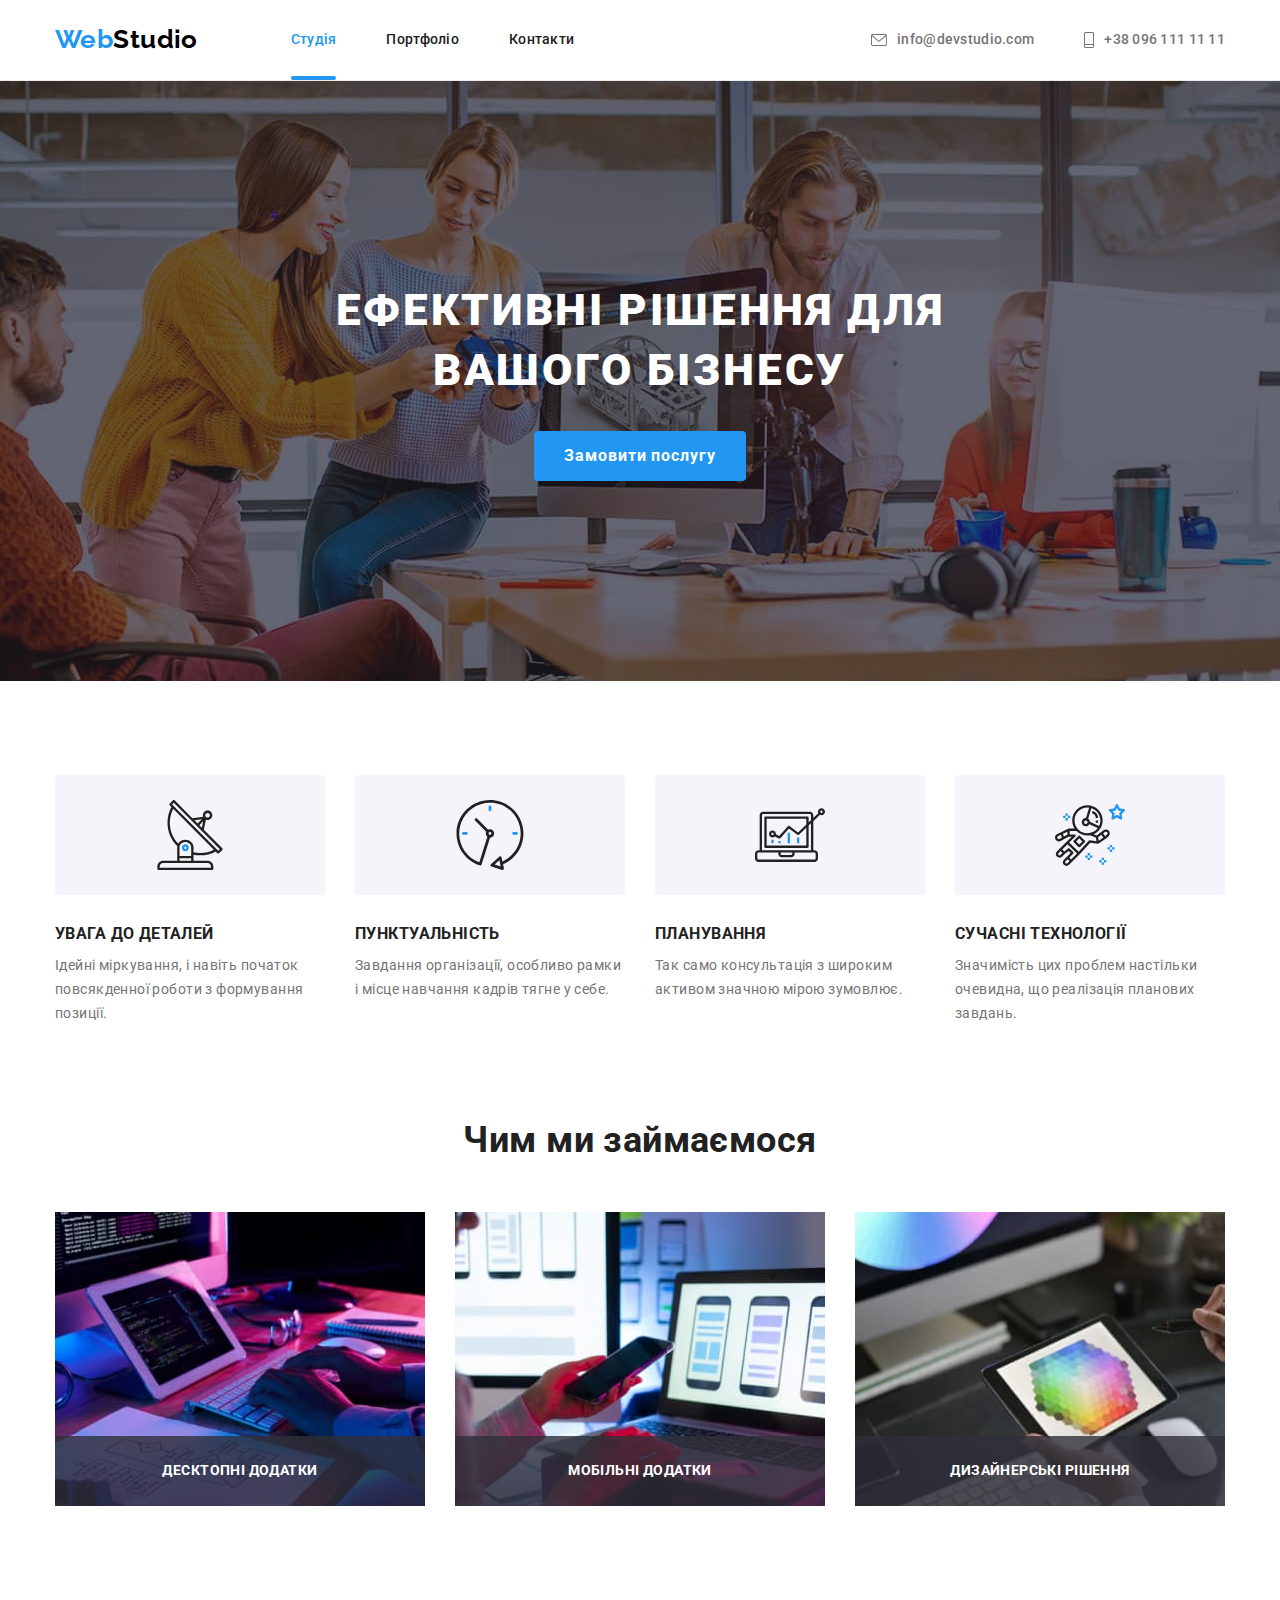
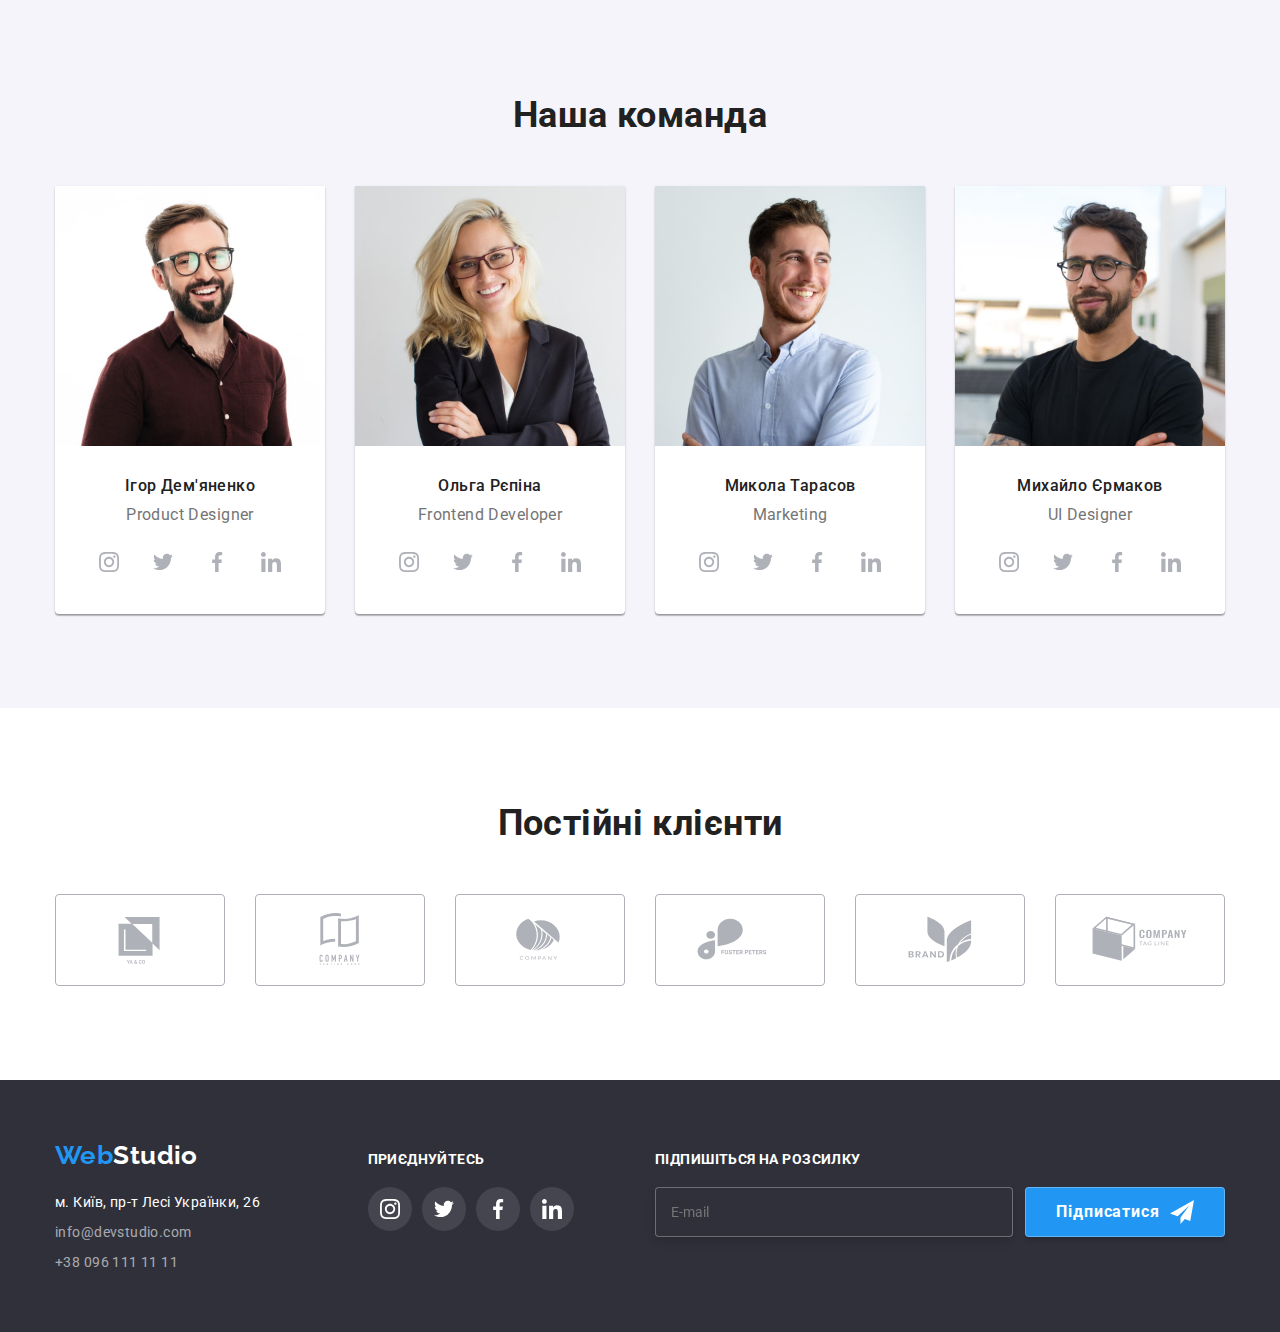
<file: index.html>
<!DOCTYPE html>
<html lang="uk">
<head>
    <meta charset="UTF-8">
    <meta http-equiv="X-UA-Compatible" content="IE=edge">
    <meta name="viewport" content="width=device-width, initial-scale=1.0">
    <title>WebStudio</title>
    <link rel="stylesheet" href="https://cdnjs.cloudflare.com/ajax/libs/modern-normalize/1.1.0/modern-normalize.min.css">
    <link href="https://fonts.googleapis.com/css2?family=Raleway:wght@700&family=Roboto:wght@400;500;700;900&display=swap"
        rel="stylesheet">
    <link rel="stylesheet" href="./css/styles.css">
</head>
<body>
    <header class="page-header">
        <div class="container main-nav">
            <nav class="main-nav">
                <a href="./index.html" class="logo"><span class="leftpart-logo">Web</span>Studio</a>
                
                <!-- Навігація -->
                <ul class="site-nav list">
                    <li class="item"><a href="./index.html" class="link current" >Студія</a></li>
                    <li class="item"><a href="./portfolio.html" class="link">Портфоліо</a></li>
                    <li class="item"><a href="./index.html" class="link">Контакти</a></li>
                </ul>
            </nav>
            <!-- Контакти -->
            <ul class="auth-nav list">
                <li class="item"><a href="mailto:info@devstudio.com" class="link">
                    <svg class="letter-icon">
                        <use href="./images/symbol-defs.svg#icon-letter-icon"></use>
                    </svg>
                     info@devstudio.com</a></li>
                <li class="item"><a href="tel:+380961111111" class="link">
                    <svg class="phone-icon">
                        <use href="./images/symbol-defs.svg#icon-phone-icon"></use>
                    </svg>
                    +38 096 111 11 11</a></li>
            </ul>
        </div>
    </header>

    <main>
        <!-- Hero -->
        <section class="hero">
            <h1 class="hero-title">Ефективні рішення для вашого бізнесу</h1>
            <button type="button" class="button primary" data-modal-open>Замовити послугу</button>
            <div class="backdrop is-hidden" data-modal>
                <div class="modal">
                    <button class="close-modal" data-modal-close>
                        <svg wight="20px" height="20px" class="icon-close">
                            <use href="./images/symbol-defs.svg#icon-close"></use>
                        </svg>
                    </button>
                    
                    <form name="user-date" class="user-date">
                        <p class="user-date-slogan">Залиште свої дані, ми вам передзвонимо</p>
                        <ul class="date-forms">
                            <li>
                                <label for="name">Ім'я</label>
                                <input type="text" id="name">
                                <svg width="18px" height="18px" class="form-icon">
                                    <use href="./images/icons.svg#icon-person-black"></use>
                                </svg>
                            </li>
                            <li>
                                <label for="tel">Телефон</label>
                                <input type="tel" id="tel">
                                <svg width="18px" height="18px" class="form-icon">
                                    <use href="./images/icons.svg#icon-phone-black"></use>
                                </svg>
                            </li>
                            <li>
                                <label for="email">Пошта</label>
                                <input type="email" id="email">
                                <svg width="18px" height="18px" class="form-icon">
                                    <use href="./images/icons.svg#icon-email-black"></use>
                                </svg>
                            </li>
                            <li class="commentary">
                                <label for="commentary">Коментар</label>
                                <textarea name="commentary" id="commentary" rows="7" placeholder="Введіть текст"></textarea>
                            </li>
                        </ul>
 
                        <div class="form-conditions">
                            
                            <label for="conditions" class="conditions">
                                <input type="checkbox" id="conditions" name="checkbox" class="checkbox-conditions">
                                <span class="true-checkbox">
                                    <svg class="icon-true-checkbox">
                                        <use href="./images/icons.svg#icon-icon-check"></use>
                                    </svg>
                                </span>
                                <span>Погоджуюся з розсилкою та приймаю 
                                    <a href="#" class="conditions-link">Умови договору</a>
                                </span>
                            </label>
                        </div>

                        <button type="submit" class="submit-user-email">Відправити</button>
                        
                    </form>
                </div>
            </div>
        </section>

        <!-- Приклади робіт -->
        <section class="section">
            <div class="container works">
                <h2 class="hidden-title">Те, що ми вам пропонуємо</h2>
        
                <ul class="services services-icon list">
                    <li class="item-services item">
                        <div class="container-icons">
                            <svg class="icon antenna" width="70" height="70">
                                <use href="./images/symbol-defs.svg#icon-antenna-icon"></use>
                            </svg>
                        </div>
                        <h3 class="title">УВАГА ДО ДЕТАЛЕЙ</h3>
                        <p class="text">Ідейні міркування, і навіть початок повсякденної роботи з формування позиції.</p>
                    </li>
                    <li class="item-services item">
                        <div class="container-icons">
                            <svg class="icon clock"  width="70" height="70">
                                <use href="./images/symbol-defs.svg#icon-clock-icon"></use>
                            </svg>
                        </div>
                        <h3 class="title">ПУНКТУАЛЬНІСТЬ</h3>
                        <p class="text">Завдання організації, особливо рамки і місце навчання кадрів тягне у себе.</p>
                    </li>
                    <li class="item-services item">
                        <div class="container-icons">
                            <svg class="icon diagram"  width="70" height="70">
                                <use href="./images/symbol-defs.svg#icon-diagram-icon"></use>
                            </svg>
                        </div>
                        <h3 class="title">ПЛАНУВАННЯ</h3>
                        <p class="text">Так само консультація з широким активом значною мірою зумовлює.</p>
                    </li>
                    <li class="item-services item">
                        <div class="container-icons">
                            <svg class="icon astronaut"  width="70" height="70">
                                <use href="./images/symbol-defs.svg#icon-astronaut-icon"></use>
                            </svg>
                        </div>
                        <h3 class="title">СУЧАСНІ ТЕХНОЛОГІЇ</h3>
                        <p class="text">Значимість цих проблем настільки очевидна, що реалізація планових завдань.</p>
                    </li>
                </ul>
            </div>
        </section>

        <!-- Наші роботи -->
        <section class="section no-padding photo-work">
            <div class="container">
                <h2 class="section-title">Чим ми займаємося</h2>
                <ul class="services list photo">
                    <li class="item">
                        <img src="./images/wemake1.jpg" alt="Написання коду" width="370">
                        <p class="services-text">Десктопні додатки</p></li>
                    <li class="item">
                        <img src="./images/wemake2.jpg" alt="Кросплатформеність" width="370">
                        <p class="services-text">Мобільні додатки</p></li>
                    <li class="item">
                        <img src="./images/wemake3.jpg" alt="Різноманітність" width="370">
                        <p class="services-text">Дизайнерські рішення</p></li>
                </ul>
            </div>
        </section>

        <!-- Наша команда -->
        <section class="section our-team">
            <div class="container team-container">
                <h2 class="section-title">Наша команда</h2> 

                <ul class="team list">
                    <li class="item">
                        <img src="./images/igor.jpg" alt="фото Ігора" width="270">
                        <h3 class="title">Ігор Дем'яненко</h3>
                        <p class="text position">Product Designer</p>
                        <ul class="socials-list list">
                            <li class="item-list">
                                <a href="#" class="link-icon">
                                    <svg wight="20px" height="20px" class="icon instagram">
                                        <use href="./images/symbol-defs.svg#icon-instagram-icon"></use>
                                    </svg>
                                </a>
                            </li>
                            <li class="item-list">
                                <a href="#" class="link-icon">
                                    <svg wight="20px" height="20px" class="icon twitter">
                                        <use href="./images/symbol-defs.svg#icon-twitter-icon"></use>
                                    </svg>
                                </a>
                            </li>
                            <li class="item-list">
                                <a href="#" class="link-icon">
                                    <svg wight="20px" height="20px" class="icon facebook">
                                        <use href="./images/symbol-defs.svg#icon-facebook-icon"></use>
                                    </svg>
                                </a>
                            </li>
                            <li class="item-list">
                                <a href="#" class="link-icon">
                                    <svg wight="20px" height="20px" class="icon linkedin">
                                        <use href="./images/symbol-defs.svg#icon-linkedin-icon"></use>
                                    </svg>
                                </a>
                            </li>
                        </ul>
                    </li>
                    <li class="item">
                        <img src="./images/olga.jpg" alt="фото Ольги" width="270">
                        <h3 class="title">Ольга Рєпіна</h3>
                        <p class="text position">Frontend Developer</p>
                        <ul class="socials-list list">
                            <li class="item-list">
                                <a href="#" class="link-icon">
                                    <svg wight="20px" height="20px" class="icon instagram">
                                        <use href="./images/symbol-defs.svg#icon-instagram-icon"></use>
                                    </svg>
                                </a>
                            </li>
                            <li class="item-list">
                                <a href="#" class="link-icon">
                                    <svg wight="20px" height="20px" class="icon twitter">
                                        <use href="./images/symbol-defs.svg#icon-twitter-icon"></use>
                                    </svg>
                                </a>
                            </li>
                            <li class="item-list">
                                <a href="#" class="link-icon">
                                    <svg wight="20px" height="20px" class="icon facebook">
                                        <use href="./images/symbol-defs.svg#icon-facebook-icon"></use>
                                    </svg>
                                </a>
                            </li>
                            <li class="item-list">
                                <a href="#" class="link-icon">
                                    <svg wight="20px" height="20px" class="icon linkedin">
                                        <use href="./images/symbol-defs.svg#icon-linkedin-icon"></use>
                                    </svg>
                                </a>
                            </li>
                        </ul>
                    </li>
                    <li class="item">
                        <img src="./images/mukola.jpg" alt="фото Миколи" width="270">
                        <h3 class="title">Микола Тарасов</h3>
                        <p class="text position">Marketing</p>
                        <ul class="socials-list list">
                            <li class="item-list">
                                <a href="#" class="link-icon">
                                    <svg wight="20px" height="20px" class="icon instagram">
                                        <use href="./images/symbol-defs.svg#icon-instagram-icon"></use>
                                    </svg>
                                </a>
                            </li>
                            <li class="item-list">
                                <a href="#" class="link-icon">
                                    <svg wight="20px" height="20px" class="icon twitter">
                                        <use href="./images/symbol-defs.svg#icon-twitter-icon"></use>
                                    </svg>
                                </a>
                            </li>
                            <li class="item-list">
                                <a href="#" class="link-icon">
                                    <svg wight="20px" height="20px" class="icon facebook">
                                        <use href="./images/symbol-defs.svg#icon-facebook-icon"></use>
                                    </svg>
                                </a>
                            </li>
                            <li class="item-list">
                                <a href="#" class="link-icon">
                                    <svg wight="20px" height="20px" class="icon linkedin">
                                        <use href="./images/symbol-defs.svg#icon-linkedin-icon"></use>
                                    </svg>
                                </a>
                            </li>
                        </ul>
                    </li>
                    <li class="item">
                        <img src="./images/mikhailo.jpg" alt="фото Михайла" width="270">
                        <h3 class="title">Михайло Єрмаков</h3>
                        <p class="text position">UI Designer</p>
                        <ul class="socials-list list">
                            <li class="item-list">
                                <a href="#" class="link-icon">
                                    <svg wight="20px" height="20px" class="icon instagram">
                                        <use href="./images/symbol-defs.svg#icon-instagram-icon"></use>
                                    </svg>
                                </a>
                            </li>
                            <li class="item-list">
                                <a href="#" class="link-icon">
                                    <svg wight="20px" height="20px" class="icon twitter">
                                        <use href="./images/symbol-defs.svg#icon-twitter-icon"></use>
                                    </svg>
                                </a>
                            </li>
                            <li class="item-list">
                                <a href="#" class="link-icon">
                                    <svg wight="20px" height="20px" class="icon facebook">
                                        <use href="./images/symbol-defs.svg#icon-facebook-icon"></use>
                                    </svg>
                                </a>
                            </li>
                            <li class="item-list">
                                <a href="#" class="link-icon">
                                    <svg wight="20px" height="20px" class="icon linkedin">
                                        <use href="./images/symbol-defs.svg#icon-linkedin-icon"></use>
                                    </svg>
                                </a>
                            </li>
                        </ul>
                    </li>
                </ul>
            </div>
        </section>

        <!-- Постійні клієнти -->
        <section class="section">
            <div class="container">
                <h2 class="section-title">Постійні клієнти</h3>

                <ul class="list list-clients">
                    <li class="item">
                        <a href="#" class="link"><svg wight="106px" height="60" class="icon">
                        <use href="./images/symbol-defs.svg#icon-client1"></use>
                    </svg></a></li>
                    <li class="item"><a href="#" class="link"><svg wight="106px" height="60" class="icon">
                        <use href="./images/symbol-defs.svg#icon-client2"></use>
                    </svg></a></li>
                    <li class="item"><a href="#" class="link"><svg wight="106px" height="60" class="icon">
                        <use href="./images/symbol-defs.svg#icon-client3"></use>
                    </svg></a></li>
                    <li class="item"><a href="#" class="link"><svg wight="106px" height="60" class="icon">
                        <use href="./images/symbol-defs.svg#icon-client4"></use>
                    </svg></a></li>
                    <li class="item"><a href="#" class="link"><svg wight="106px" height="60" class="icon">
                        <use href="./images/symbol-defs.svg#icon-client5"></use>
                    </svg></a></li>
                    <li class="item"><a href="#" class="link"><svg wight="106px" height="60" class="icon">
                        <use href="./images/symbol-defs.svg#icon-client6"></use>
                    </svg></a></li>
                </ul>
            </div>
        </section>
    </main>

    <!-- Футер -->
    <footer class="footer">
        <div class="container section-footer">
            <div>
                <a href="./index.html" class="logo"><span class="leftpart-logo">Web</span>Studio</a>

                <address>
                    <ul class="footer-nav list">
                        <li class="item"><a href="https://goo.gl/maps/yNZwZpyb3puwSqDS9"
                            target="_blank" rel="noreferrer noopener" class="link adress">
                            м. Київ, пр-т Лесі Українки, 26</a></li>
                        <li class="item"><a href="mailto:info@devstudio.com" class="link">info@devstudio.com</a></li>
                        <li class="item"><a href="tel:+380961111111" class="link">+38 096 111 11 11</a></li>
                    </ul>
                </address>
            </div>

            <div class="container-socials">
                <p class="footer-slogan">приєднуйтесь</p>
                <ul class="socials-list list footer-socials">
                    <li class="item-list">
                        <a href="#" class="link-icon footer-icon">
                            <svg wight="20px" height="20px" class="icon instagram">
                                <use href="./images/symbol-defs.svg#icon-instagram-icon"></use>
                            </svg>
                        </a>
                    </li>
                    <li class="item-list">
                        <a href="#" class="link-icon footer-icon">
                            <svg wight="20px" height="20px" class="icon twitter">
                                <use href="./images/symbol-defs.svg#icon-twitter-icon"></use>
                            </svg>
                        </a>
                    </li>
                    <li class="item-list">
                        <a href="#" class="link-icon footer-icon">
                            <svg wight="20px" height="20px" class="icon facebook">
                                <use href="./images/symbol-defs.svg#icon-facebook-icon"></use>
                            </svg>
                        </a>
                    </li>
                    <li class="item-list">
                        <a href="#" class="link-icon footer-icon">
                            <svg wight="20px" height="20px" class="icon linkedin">
                                <use href="./images/symbol-defs.svg#icon-linkedin-icon"></use>
                            </svg>
                        </a>
                    </li>
                </ul>
            </div>

            <div class="container-socials">
                <form name="signup-form">
                    <p class="footer-slogan">Підпишіться на розсилку</p>
                    <div class="container-signup">
                        <input type="email" name="email" id="user-email" placeholder="E-mail" class="user-email">
                        
                        <button type="submit" class="submit-user-email">
                            <p>Підписатися</p>
                            <svg width="24px" height="24px">
                                <use href="./images/icons.svg#icon-send"></use>
                            </svg>
                        </button>   
                    </div>        
                </form>
            </div>
        </div>
    </footer>
    
    <script src="./js/modal.js"></script>
</body>
</html>
</file>
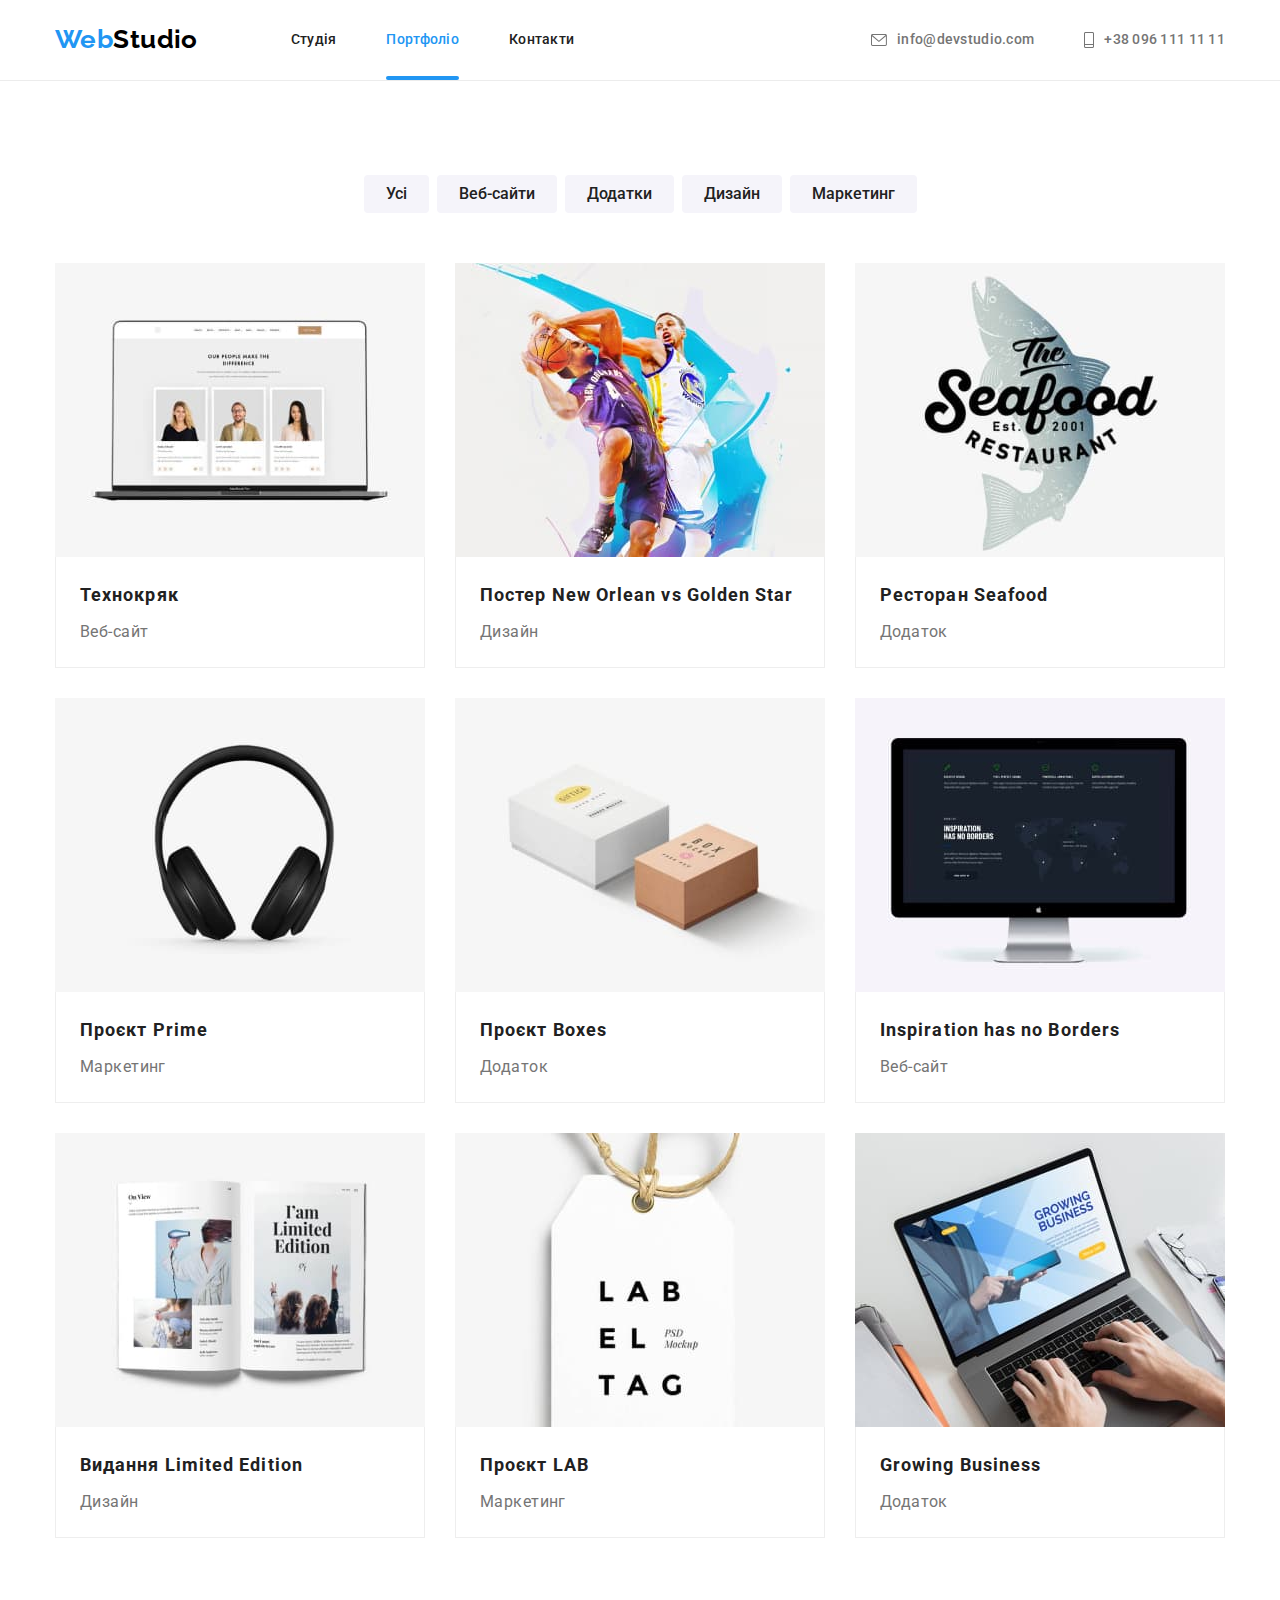
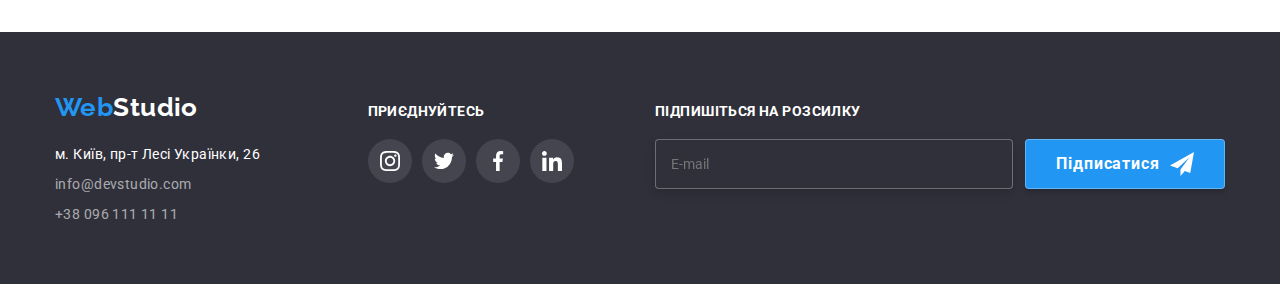
<file: portfolio.html>
<!DOCTYPE html>
<html lang="uk">
<head>
    <meta charset="UTF-8">
    <meta http-equiv="X-UA-Compatible" content="IE=edge">
    <meta name="viewport" content="width=device-width, initial-scale=1.0">
    <title>Portfolio</title>
    <link rel="stylesheet" href="https://cdnjs.cloudflare.com/ajax/libs/modern-normalize/1.1.0/modern-normalize.min.css">
    <link href="https://fonts.googleapis.com/css2?family=Raleway:wght@700&family=Roboto:wght@400;500;700;900&display=swap"
        rel="stylesheet">
    <link rel="stylesheet" href="./css/styles.css">
</head>

<body class="page">
    <header class="page-header">
        <div class="container main-nav">
            <nav class="main-nav">
                <a href="./index.html" class="logo"><span class="leftpart-logo">Web</span>Studio</a>
                
                <!-- Навігація -->
                <ul class="site-nav list">
                    <li class="item"><a href="./index.html" class="link" >Студія</a></li>
                    <li class="item"><a href="./portfolio.html" class="link current">Портфоліо</a></li>
                    <li class="item"><a href="./index.html" class="link">Контакти</a></li>
                </ul>
            </nav>
            <!-- Контакти -->
            <ul class="auth-nav list">
                <li class="item"><a href="mailto:info@devstudio.com" class="link">
                    <svg class="letter-icon">
                        <use href="./images/symbol-defs.svg#icon-letter-icon"></use>
                    </svg>
                     info@devstudio.com</a></li>
                <li class="item"><a href="tel:+380961111111" class="link">
                    <svg class="phone-icon">
                        <use href="./images/symbol-defs.svg#icon-phone-icon"></use>
                    </svg>
                    +38 096 111 11 11</a></li>
            </ul>
        </div>
    </header>

    <main>
        <section class="section features">
            <div class="container">
                <h1 class="hidden-title">Портфоліо</h1>
                <ul class="button-list list">
                    <li class="item"><button type="button" class="button secondary">Усі</button></li>
                    <li class="item"><button type="button" class="button secondary">Веб-сайти</button></li>
                    <li class="item"><button type="button" class="button secondary">Додатки</button></li>
                    <li class="item"><button type="button" class="button secondary">Дизайн</button></li>
                    <li class="item"><button type="button" class="button secondary">Маркетинг</button></li>
                </ul>

                <ul class="projects list">
                    <li class="item">
                        <a href="#" class="link">
                            <div class="description">
                                <img src="./images/example_1.jpg" alt="our work" width="370" height="294">
                                <p class="text-description">Ресурс пропонує комплексні пропозиції з різним рівнем функціоналу та сервісів. Все це дозволить відвідувачу отримати вичерпні відомості про компанію чи приватну особу.</p>
                            </div>
                            <div class="card-content">
                                <h2 class="title">Технокряк</h2>
                                <p class="text project">Веб-сайт</p>
                            </div>
                        </a>
                    </li>
                    <li class="item">
                        <a href="#" class="link">
                            <div class="description">
                                <img src="./images/example_2.jpg" alt="our work" width="370" height="294">
                                <p class="text-description">Lorem ipsum dolor sit amet consectetur adipisicing elit. Maxime, accusantium! Ex, harum itaque.</p>
                            </div>
                            <div class="card-content">
                                <h2 class="title">Постер New Orlean vs Golden Star</h2>
                                <p class="text project">Дизайн</p>
                            </div>
                        </a>
                    </li>
                    <li class="item">
                        <a href="#" class="link">
                            <div class="description">
                                <img src="./images/example_3.jpg" alt="our work" width="370" height="294">
                                <p class="text-description">Lorem ipsum dolor sit amet consectetur adipisicing elit. Maxime, accusantium! Ex, harum itaque.</p>
                            </div>                            <div class="card-content">
                                <h2 class="title">Ресторан Seafood</h2>
                                <p class="text project">Додаток</p>
                            </div>
                        </a>
                    </li>
                    <li class="item">
                        <a href="#" class="link">
                            <div class="description">
                                <img src="./images/example_4.jpg" alt="our work" width="370" height="294">
                                <p class="text-description">Lorem ipsum dolor sit amet consectetur adipisicing elit. Maxime, accusantium! Ex, harum itaque.</p>
                            </div>                            <div class="card-content">
                                <h2 class="title">Проєкт Prime</h2>
                                <p class="text project">Маркетинг</p>
                            </div>
                            <!-- <p class="description">Lorem ipsum dolor sit, amet consectetur adipisicing elit. Animi corrupti maiores itaque vitae!</p> -->
                        </a>
                    </li>
                    <li class="item">
                        <a href="#" class="link">
                            <div class="description">
                                <img src="./images/example_5.jpg" alt="our work" width="370" height="294">
                                <p class="text-description">Lorem ipsum dolor sit amet consectetur adipisicing elit. Maxime, accusantium! Ex, harum itaque.</p>
                            </div>                            <div class="card-content">
                                <h2 class="title">Проєкт Boxes</h2>
                                <p class="text project">Додаток</p>
                            </div>
                            <!-- <p class="description">Lorem ipsum, dolor sit amet consectetur adipisicing elit. Officia doloremque consectetur blanditiis nihil!</p> -->
                        </a>
                    </li>
                    <li class="item">
                        <a href="#" class="link">
                            <div class="description">
                                <img src="./images/example_6.jpg" alt="our work" width="370" height="294">
                                <p class="text-description">Lorem ipsum dolor sit amet consectetur adipisicing elit. Maxime, accusantium! Ex, harum itaque.</p>
                            </div>                            <div class="card-content">
                                <h2 class="title">Inspiration has no Borders</h2>
                                <p class="text project">Веб-сайт</p>
                            </div>
                            <!-- <p class="description">Lorem ipsum, dolor sit amet consectetur adipisicing elit. Officia doloremque consectetur blanditiis nihil!</p> -->
                        </a>
                    </li>
                    <li class="item">
                        <a href="#" class="link">
                            <div class="description">
                                <img src="./images/example_7.jpg" alt="our work" width="370" height="294">
                                <p class="text-description">Lorem ipsum dolor sit amet consectetur adipisicing elit. Maxime, accusantium! Ex, harum itaque.</p>
                            </div>                            <div class="card-content">
                                <h2 class="title">Видання Limited Edition</h2>
                                <p class="text project">Дизайн</p>
                            </div>
                            <!-- <p class="description">Lorem ipsum, dolor sit amet consectetur adipisicing elit. Officia doloremque consectetur blanditiis nihil!</p> -->
                        </a>
                    </li>
                    <li class="item">
                        <a href="#" class="link">
                            <div class="description">
                                <img src="./images/example_8.jpg" alt="our work" width="370" height="294">
                                <p class="text-description">Lorem ipsum dolor sit amet consectetur adipisicing elit. Maxime, accusantium! Ex, harum itaque.</p>
                            </div>                            <div class="card-content">
                                <h2 class="title">Проєкт LAB</h2>
                                <p class="text project">Маркетинг</p>
                            </div>
                            <!-- <p class="description">Lorem ipsum, dolor sit amet consectetur adipisicing elit. Officia doloremque consectetur blanditiis nihil!</p> -->
                        </a>
                    </li>
                    <li class="item">
                        <a href="#" class="link">
                            <div class="description">
                                <img src="./images/example_9.jpg" alt="our work" width="370" height="294">
                                <p class="text-description">Lorem ipsum dolor sit amet consectetur adipisicing elit. Maxime, accusantium! Ex, harum itaque.</p>
                            </div>                            <div class="card-content">
                                <h2 class="title">Growing Business</h2>
                                <p class="text project">Додаток</p>
                            </div>
                            <!-- <p class="description">Lorem ipsum, dolor sit amet consectetur adipisicing elit. Officia doloremque consectetur blanditiis nihil!</p> -->
                        </a>
                    </li>
                </ul>
            </div>
        </section>

    </main>

    <!-- Футер -->
    <footer class="footer">
        <div class="container section-footer">
            <div>
                <a href="./index.html" class="logo"><span class="leftpart-logo">Web</span>Studio</a>

                <address>
                    <ul class="footer-nav list">
                        <li class="item"><a href="https://goo.gl/maps/yNZwZpyb3puwSqDS9"
                            target="_blank" rel="noreferrer noopener" class="link adress">
                            м. Київ, пр-т Лесі Українки, 26</a></li>
                        <li class="item"><a href="mailto:info@devstudio.com" class="link">info@devstudio.com</a></li>
                        <li class="item"><a href="tel:+380961111111" class="link">+38 096 111 11 11</a></li>
                    </ul>
                </address>
            </div>

            <div class="container-socials">
                <p class="footer-slogan">приєднуйтесь</p>
                <ul class="socials-list list footer-socials">
                    <li class="item-list">
                        <a href="#" class="link-icon footer-icon">
                            <svg wight="20px" height="20px" class="icon instagram">
                                <use href="./images/symbol-defs.svg#icon-instagram-icon"></use>
                            </svg>
                        </a>
                    </li>
                    <li class="item-list">
                        <a href="#" class="link-icon footer-icon">
                            <svg wight="20px" height="20px" class="icon twitter">
                                <use href="./images/symbol-defs.svg#icon-twitter-icon"></use>
                            </svg>
                        </a>
                    </li>
                    <li class="item-list">
                        <a href="#" class="link-icon footer-icon">
                            <svg wight="20px" height="20px" class="icon facebook">
                                <use href="./images/symbol-defs.svg#icon-facebook-icon"></use>
                            </svg>
                        </a>
                    </li>
                    <li class="item-list">
                        <a href="#" class="link-icon footer-icon">
                            <svg wight="20px" height="20px" class="icon linkedin">
                                <use href="./images/symbol-defs.svg#icon-linkedin-icon"></use>
                            </svg>
                        </a>
                    </li>
                </ul>
            </div>

            <div class="container-socials">
                <form name="signup-form">
                    <p class="footer-slogan">Підпишіться на розсилку</p>
                    <div class="container-signup">
                        <input type="email" name="email" id="user-email" placeholder="E-mail" class="user-email">
                        
                        <button type="submit" class="submit-user-email">
                            <p>Підписатися</p>
                            <svg width="24px" height="24px">
                                <use href="./images/icons.svg#icon-send"></use>
                            </svg>
                        </button>   
                    </div>        
                </form>
            </div>
        </div>
    </footer>
</body>
</file>
<file: css/styles.css>
/* Колір основного тексту #757575*/
/* Вторичний колір тексту #000000 */
/* Основний колір фону #F5F5F5 */
/* Вторичний колір фону #F5F4FA */
/* Колір при ховері та фокусу #2196F3 */

:root {
    --main-color: #757575;
    --secondary-color: #000000;
    --white-text-color: #FFFFFF;
    --main-background-color: #FFFFFF;
    --secondary-background-color: #F5F4FA;
    --accent-color: #2196F3;
    --title-color: #212121;
    --black-bg-color: #2F303A;
    --main-border-color: #EEEEEE;
    --secondary-border-color: #AFB1B8;
}

h1, h2, h3, h4, h5, h6, p, ul {
    margin: 0;
    padding: 0;
}

body {
    color: var(--main-color);
    background-color: var(--main-background-color);

    font-size: 14px;
    line-height: 1.71;
    font-family: Roboto, sans-serif;
    letter-spacing: 0.03em;
    
}

img {
    display: block;
    max-width: 100%;
    height: auto;
}

textarea {
    resize: none;
}

.logo {
    color: var(--secondary-color);

    font-family: Raleway, sans-serif;
    font-weight: 700;
    font-size: 26px;
    line-height: 1.2;
    text-decoration: none;
}

.leftpart-logo {
    color: var(--accent-color);
}

.list {
    padding: 0;
    margin: 0;
    list-style: none;
}

.page-header {
    border-bottom: 1px solid #ECECEC;
}

.auth-nav .item {
    display: inline-flex;
    align-items: center;
}

.auth-nav .mail-name::before {
    content: '';
    width: 16px;
    height: 12px;
    background-color: teal;
    background-image: url(../images/letter-icon.svg);
    background-size: contain;
}

/* Main nav */

.main-nav {
    display: flex;
    align-items: center;
}

/* site nav */
.site-nav {
    display: flex;
    margin-left: 93px;
}

.site-nav .item + .item {
    margin-left: 50px;
}

.site-nav .link {
    position: relative;
    padding-top: 32px;
    padding-bottom: 32px;
    display: inline-flex;
    color: var(--title-color);
    fill: var(--main-color);

    transition: color 250ms cubic-bezier(0.4, 0, 0.2, 1);

    font-weight: 500;
    line-height: 1.14;
    letter-spacing: 0.02em;
    text-decoration: none;
    align-items: center;
}

.link .letter-icon {
    fill: currentColor;

    margin-right: 10px;
    width: 16px;
    height: 12px;
}

.phone-icon {
    fill: currentColor;

    margin-right: 10px;
    width: 10px;
    height: 16px;
}

/* Auth nav */

.auth-nav {
    display: flex;
    margin-left: auto;
}

.auth-nav .item + .item {
    margin-left: 50px;
}

.auth-nav .link {
    display: flex;
    padding-top: 32px;
    padding-bottom: 32px;
    color: var(--main-color);

    transition: color 250ms cubic-bezier(0.4, 0, 0.2, 1);

    font-weight: 500;
    line-height: 1.14;
    letter-spacing: 0.02em;
    text-decoration: none;
    align-items: center;
}

.footer-nav .link.adress {
    color: var(--white-text-color);
}


.footer-nav .link {
    color: rgba(255, 255, 255, 0.6);
    transition: color 250ms cubic-bezier(0.4, 0, 0.2, 1);

    text-decoration: none;
    font-style: normal;
}

.site-nav .link:hover,
.site-nav .link:focus,
.auth-nav .link:hover,
.auth-nav .link:focus,
.footer-nav .link:hover,
.footer-nav .link:focus {
    color: var(--accent-color);
    fill: var(--accent-color);
}

.site-nav .link.current {
    color: var(--accent-color);
}

.site-nav .link.current::after {
    position: absolute;
    bottom: 0;
    left: 0;
    width: 100%;
    height: 4px;

    content: "";
    background-color: var(--accent-color);
    border-radius: 2px;
}

/* hero-title */

.hero-title {
    width: 696px;
    margin-left: auto;
    margin-right: auto;
    margin-bottom: 30px;
    margin-top: 0;
    color: var(--white-text-color);

    font-weight: 900;
    font-size: 44px;
    line-height: 1.36;
    text-align: center;
    letter-spacing: 0.06em;
    text-transform: uppercase;
}

.backdrop {
    position: fixed;
    top: 0;
    left: 0;

    width: 100%;
    height: 100%;

    background-color: rgba(0, 0, 0, 0.2)
}

.is-hidden {
    opacity: 0;
    pointer-events: none;
}

.modal {
    position: absolute;
    top: 50%;
    left: 50%;
    transform: translate(-50%, -50%);

    min-width: 528px;
    min-height: 581px;

    background-color: var(--main-background-color);
    box-shadow: 0px 1px 3px rgba(0, 0, 0, 0.12), 0px 1px 1px rgba(0, 0, 0, 0.14), 0px 2px 1px rgba(0, 0, 0, 0.2);
    border-radius: 4px;
}

.close-modal {
    display: flex;
    width: 30px;
    height: 30px;

    align-items: center;
    margin: 8px 8px auto auto;

    background-color: var(--main-background-color);
    border: 1px solid rgba(0, 0, 0, 0.1);
    border-radius: 50%;
    cursor: pointer;
    
}

.close-modal:hover,
.close-modal:focus {
    fill: var(--accent-color);
}

.hidden-title {
    position: absolute;
    width: 1px;
    height: 1px;

    margin: -1px;
    border: 0;
    padding: 0;
    clip: rect(0 0 0 0);
    overflow: hidden;
}

.hero {
    position: relative;
    background-color: var(--black-bg-color);
    text-align: center;
    
    margin-right: auto;
    margin-left: auto;
    max-width: 1600px;
    min-height: 600px;
    padding-bottom: 200px;
    padding-top: 200px;

    background-image: linear-gradient(rgba(47, 48, 58, 0.4), rgba(47, 48, 58, 0.4)), url(../images/background-photo.jpg);
    background-size: cover;
    background-repeat: no-repeat;
    background-position: center;
}

.section-title {
    color: var(--title-color);

    font-weight: 700;
    font-size: 36px;
    line-height: 1.17;
    text-align: center;
}

.user-date {
    display: block;
    align-items: center;
    justify-content: center;

    padding-top: 2px;
    padding-left: 40px;
    padding-right: 40px;
}

.date-forms label {
    margin-bottom: 4px;

    font-size: 12px;
    line-height: 1.17;
    color: var(--main-color);
    letter-spacing: 0.01em;
    
}

.date-forms input {
    width: 448px;
    height: 40px;
    padding-left: 42px;

    border: 1px solid rgba(33, 33, 33, 0.2);
    border-radius: 4px;
    transition: border 250ms cubic-bezier(0.4, 0, 0.2, 1);
}

.date-forms input:focus-visible {
    border: 1px solid var(--accent-color);
    outline: none;
}

.date-forms input:focus-visible + .form-icon {
    fill: var(--accent-color);
}

.date-forms textarea {
    height: 120px;
    padding: 12px 16px;
    border: 1px solid rgba(33, 33, 33, 0.2);
    border-radius: 4px;
    transition: border 250ms cubic-bezier(0.4, 0, 0.2, 1);
}

.date-forms textarea::placeholder {
    font-size: 12px;
    line-height: 1.17;
    letter-spacing: 0.01em;

    color: rgba(117, 117, 117, 0.5);
}

.date-forms textarea:focus-visible {
    border: 1px solid var(--accent-color);
    outline: none;
}

.date-forms li {
    display: flex;
    flex-direction: column;
    margin-bottom: 10px;

    text-align: left;
    list-style: none;
}

.date-forms .commentary {
    margin-bottom: 20px;
}

.user-date-slogan {
    margin-bottom: 12px;

    font-weight: 700;
    font-size: 20px;
    line-height: 1.15;
    text-align: center;
    color: var(--title-color);
}

.user-date button {
    margin-left: auto;
    margin-right: auto;

    font-weight: 700;
    font-size: 16px;
    line-height: 30px;
    letter-spacing: 0.06em;
    color: var(--main-background-color);
}

.form-conditions {
    position: relative;
    margin-bottom: 30px;
}

.conditions {
    position: relative;
    margin-left: 24px;

    font-size: 14px;
    line-height: 1.71;
}

.conditions-link {
    color: var(--accent-color);
}

.true-checkbox {
    position: absolute;
    top: 1px;
    left: -23px;
    width: 16px;
    height: 15px;
    border: 2px solid var(--title-color);  
    border-radius: 2px; 
}

.icon-true-checkbox {
    position: absolute;
    top: -2px;
    left: -2px;
    width: 16px;
    height: 15px; 
    border-radius: 2px; 

    opacity: 0;
}

.checkbox-conditions:checked ~ .true-checkbox {
    border: 2px solid var(--accent-color);  
}

.checkbox-conditions:checked ~ .true-checkbox > svg {
    opacity: 1;
}

.checkbox-conditions {
    position: absolute;
    -webkit-appearance: none;
    -moz-appearance: none;
    appearance: none;
}

.date-forms li {
    position: relative;
}

.form-icon {
    position: absolute;
    top: 29px;
    left: 12px;

    display: inline-block;
    transition: fill 250ms cubic-bezier(0.4, 0, 0.2, 1);
}



/* our services */

.container-icons {
    display: flex;
    margin-bottom: 30px;
    align-items: center;
    justify-content: center;
    
    height: 120px;
    background-color: var(--secondary-background-color);
    border-radius: 4px;
}



.container-icons:last-child {
    margin-right: 0;
}

.section.photo-work .section-title {
    padding-top: 0;
}

.section .services {
    display: flex;
}

.services .title {
    margin-top: 0;
    margin-bottom: 10px;
    color: var(--title-color);

    font-weight: 700;
    line-height: 1.14;
    text-transform: uppercase;
}

.photo-work {
    padding-bottom: 0;
}

.works .text {
    padding-bottom: 0;
}

.services .text {
    color: var(--main-color);
    padding-bottom: 0;
    margin-top: 10px;
    margin-bottom: 0;
}

.services .text.position {
    font-size: 16px;
    line-height: 1.19;
}

.services .item {
    width: 370px;
    margin-right: 30px;
}

.services .item:last-child {
    margin-right: 0;
}

.services.photo .item {
    position: relative;
    width: 370px;
    margin-right: 30px;
    z-index: -1;
}

.services.photo .item:last-child {
    margin-right: 0;
}

.services-text {
    position: absolute;
    bottom:  0;
    width: 100%;
    height: 70px;
    display: flex;
    align-items: center;
    justify-content: center;
    
    color: var(--main-background-color);
    font-weight: 700;
    line-height: 1.14;
    text-transform: uppercase;
    background-color: rgba(47, 48, 58, 0.8);
}
/* Projects */

.projects .project {
    font-size: 16px;
    line-height: 1.88;
}

.projects {
    display: flex;
    flex-wrap: wrap;
}

.projects .item {
    width: calc((100% - 60px) / 3);
    margin-right: 30px;
    margin-bottom: 30px;
}

.projects .item:nth-child(3n) {
    margin-right: 0;
}

.projects .item:nth-last-child(-n + 3) {
    margin-bottom: 0;
}

.projects a {
    display: block;
    text-decoration: none;

    transition: box-shadow 250ms cubic-bezier(0.4, 0, 0.2, 1);
    max-width: 370px;
}

.projects a:hover,
.projects a:focus {
    box-shadow: 0px 1px 1px rgba(0, 0, 0, 0.12), 0px 4px 4px rgba(0, 0, 0, 0.06), 1px 4px 6px rgba(0, 0, 0, 0.16);
}

.card-content {
    padding: 20px 24px;
    border: 1px solid var(--main-border-color);
    border-top: none;
}

.projects .description {
    position: relative;

    overflow: hidden;
    color: var(--main-color)
} 

.projects .text-description {
    position: absolute;
    top: 0;
    left: 0;
    width: 100%;
    height: 100%;
    padding: 63px 24px;

    color: var(--main-background-color);
    background-color: rgba(33, 150, 243, 0.9);
    font-size: 18px;
    line-height: 1.6;
    pointer-events: none;
    transform: translatey(101%);
    transition: transform 250ms cubic-bezier(0.4, 0, 0.2, 1);
}

.projects a:hover .text-description,
.projects a:focus .text-description {
    transform: translate(0);
}

.projects .title {
    margin-bottom: 4px;
    color: var(--title-color);

    font-weight: 700;
    font-size: 18px;
    line-height: 2;
    letter-spacing: 0.06em;
}

.projects .text {
    color: var(--main-color);

    font-size: 16px;
    line-height: 1.88;
}

.team .title {
    padding-top: 30px;
    margin-bottom: 10px;
    text-align: center;
    color: var(--title-color);

    font-weight: 500;
    font-size: 16px;
    line-height: 1.19;
}

.team .text {
    margin-bottom: 16px;

    text-align: center;
    font-size: 16px;
    line-height: 1.19;
}

/* our team */

.section-title.team {
    padding-top: 94px;
}

.our-team {
    margin-bottom: 0;
}

.team {
    display: flex;
    flex-wrap: wrap;
}

.team .item {
    background-color: var(--main-background-color);
    margin-right: 0;
    width: 270px;
    
    box-shadow: 0px 1px 3px rgba(0, 0, 0, 0.12), 0px 1px 1px rgba(0, 0, 0, 0.14), 0px 2px 1px rgba(0, 0, 0, 0.2);
    border-radius: 0px 0px 4px 4px;
}

.team .item + .item {
    margin-left: 30px;
}

.section.our-team {
    background-color: var(--secondary-background-color);
}

.socials-list {
    display: flex;
    justify-content: center;
    margin-bottom: 30px;
}

.item-list:not(:last-child) {
    margin-right: 10px;
}

.item-list {
    
}

.link-icon {
    border-radius: 50%;
    height: 44px;
    width: 44px;

    transition: fill 250ms cubic-bezier(0.4, 0, 0.2, 1), background-color 250ms cubic-bezier(0.4, 0, 0.2, 1);

    display: flex;
    align-items: center;
    justify-content: center;
    background-color: var(--main-background-color);
    fill: var(--secondary-border-color);
}

.link-icon:hover,
.link-icon:focus {
    background-color: var(--accent-color);
    fill: var(--main-background-color);
}
/* OUR CLIENTS */

.list-clients {
    display: flex;
    flex-wrap: wrap;
}

.list-clients .item {
    margin-right: 30px;
}

.list-clients .item:last-child {
    margin-right: 0;
}

.list-clients .link {
    height: 92px;
    width: 170px;
    display: flex;
    align-items: center;

    transition: fill 250ms cubic-bezier(0.4, 0, 0.2, 1), border 250ms cubic-bezier(0.4, 0, 0.2, 1);

    border: 1px solid var(--secondary-border-color);
    fill: var(--secondary-border-color);
    border-radius: 4px;
}

.list-clients .link:hover,
.list-clients .link:focus {
    border: 1px solid var(--accent-color);
    fill: var(--accent-color);
}

/* Buttons */

.button {
    color: var(--title-color);
    background-color: var(--secondary-background-color);

    font-family: inherit;
    cursor: pointer;

}

.button.primary {
    border: none;
    border-radius: 4px;
    color: var(--white-text-color);
    background-color: var(--accent-color); 

    font-weight: 700;
    font-size: 16px;
    line-height: 1.87;
    letter-spacing: 0.06em; 
}

.button.primary:hover,
.button.primary:focus {
    background-color: #188CE8;
}


.button.secondary {
    color: var(--title-color);
    background-color:var(--secondary-background-color);

    font-weight: 500;
    font-size: 16px;
    line-height: 1.62;

    border-radius: 4px;
    border: none;
}

.button.secondary:hover,
.button.secondary:focus {
    color: var(--white-text-color);
    background-color: var(--accent-color);
    box-shadow: 0px 3px 1px rgba(0, 0, 0, 0.1), 0px 1px 2px rgba(0, 0, 0, 0.08), 0px 2px 2px rgba(0, 0, 0, 0.12);
}

.hero .button.primary {
    transition: background-color 250ms cubic-bezier(0.4, 0, 0.2, 1);
    padding: 10px 30px;
}

.button-list {
    font-size: 0;
    display: flex;
    justify-content: center;  
    margin-bottom: 50px;  
}

.button-list .button.secondary {
    transition: color 250ms cubic-bezier(0.4, 0, 0.2, 1), background-color 250ms cubic-bezier(0.4, 0, 0.2, 1), box-shadow 250ms cubic-bezier(0.4, 0, 0.2, 1);
    padding: 6px 22px;
}

.button-list .item + .item {
    margin-left: 8px;
}

/* footer */

.section-footer {
    display: flex;
    align-items: baseline;
}

.adress {
    color: var(--white-text-color);
}

.footer {
    background-color: var(--black-bg-color);
    padding-top: 60px;
    padding-bottom: 60px;

}

.footer .logo {
    display: inline-block;
    margin-bottom: 20px;
    color: var(--white-text-color);
}

.footer-nav .item {
    margin-bottom: 9px;
    width: 231px;
    height: 21px;
}

.footer-nav .item:last-child {
    margin-bottom: 0;
}

.footer-socials {
    padding-left: 0;
    padding-right: 0;
    padding-bottom: 0;
    margin-bottom: 0;
}

.footer-icon {
    background-color: rgba(255, 255, 255, 0.1);
    fill: var(--main-background-color);
}

.list-socials {
    display: flex;


}

.list-socials .item {
    display: block;
    width: 44px;
    height: 44px;
    background-color: rgba(255, 255, 255, 0.1);
    border-radius: 50%;
    background-repeat: no-repeat;
    background-position: center;

    margin-right: 10px;

    cursor: pointer;
}

.list-socials .item:last-child {
    margin-right: 0;
}

.footer-slogan {
    color: var(--main-background-color);
    size: 14px;
    font-weight: 700;
    line-height: 1.17;
    text-transform: uppercase;

    margin-bottom: 20px;
}

.container-socials {
    margin-left: auto;
}

.list-socials .item:hover,
.list-socials .item:focus {
    background-color: var(--accent-color);
}

.user-email {
    width: 358px;
    padding-left: 15px;
    margin-right: 12px;

    border: 1px solid rgba(255, 255, 255, 0.3);
    border-radius: 4px;
    filter: drop-shadow(0px 4px 4px rgba(0, 0, 0, 0.15));
    background-color: var(--black-bg-color);
}

.user-email:focus-visible {
    color: var(--main-background-color);
}

.submit-user-email {
    display: flex;
    align-items: center;
    justify-content: center;
    width: 200px;
    height: 50px;

    background-color: var(--accent-color);
    box-shadow: 0px 4px 4px rgba(0, 0, 0, 0.15);
    border: 1px solid rgba(255, 255, 255, 0.3);
    transition: background-color 250ms cubic-bezier(0.4, 0, 0.2, 1);
    border-radius: 4px;
    cursor: pointer;
}

.submit-user-email:hover,
.submit-user-email:focus {
    background-color: #188CE8;
}

.submit-user-email p {
    margin-right: 10px;
    font-weight: 700;
    font-size: 16px;
    line-height: 1.88;
    letter-spacing: 0.06em;
    color: var(--main-background-color);
    
}

.container-signup {
    display: flex;
}
/* containers */

.container {
    margin-right: auto;
    margin-left: auto;
    padding-left: 15px;
    padding-right: 15px;
    width: 1200px;
}

/* sections */

.section.no-padding {
    padding-top: 0;
}

.section .section-title {
    margin-bottom: 50px;
}

.section {
    padding-top: 94px;
    padding-bottom: 94px;
}
</file>
